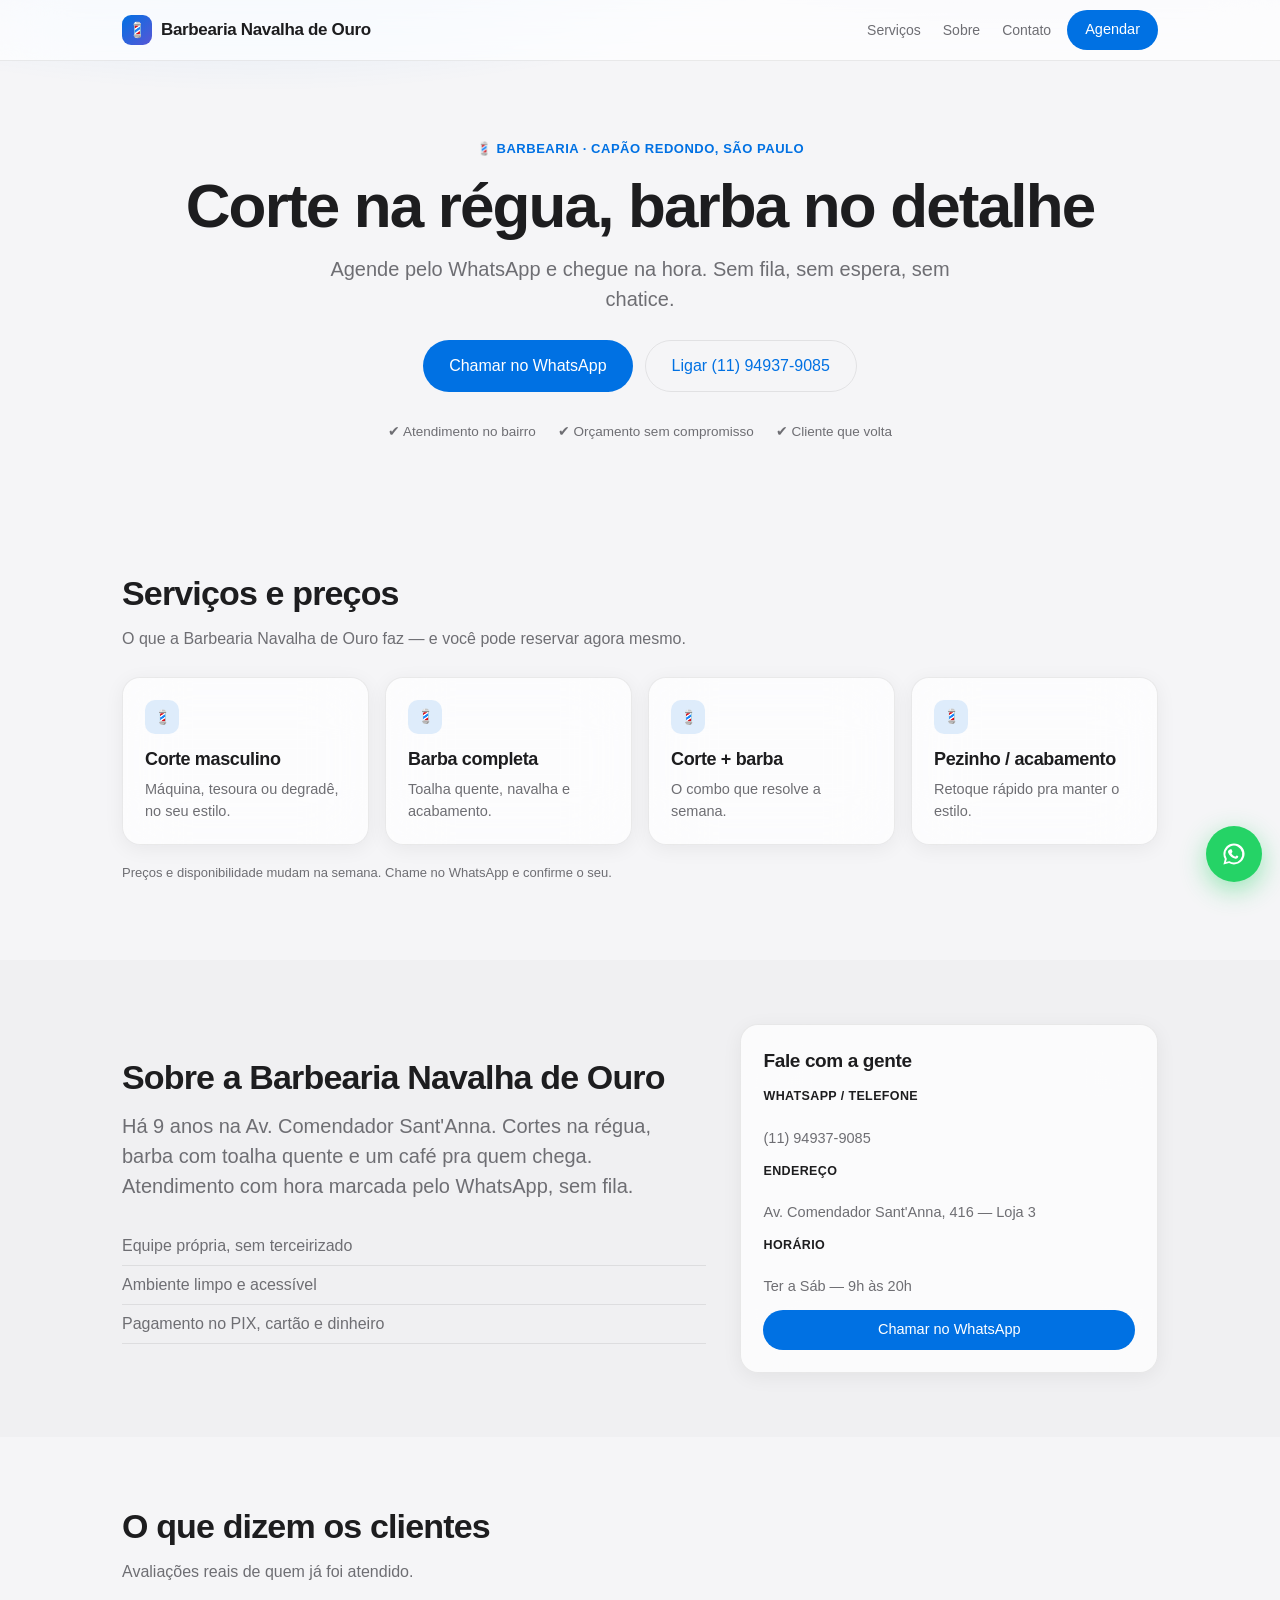
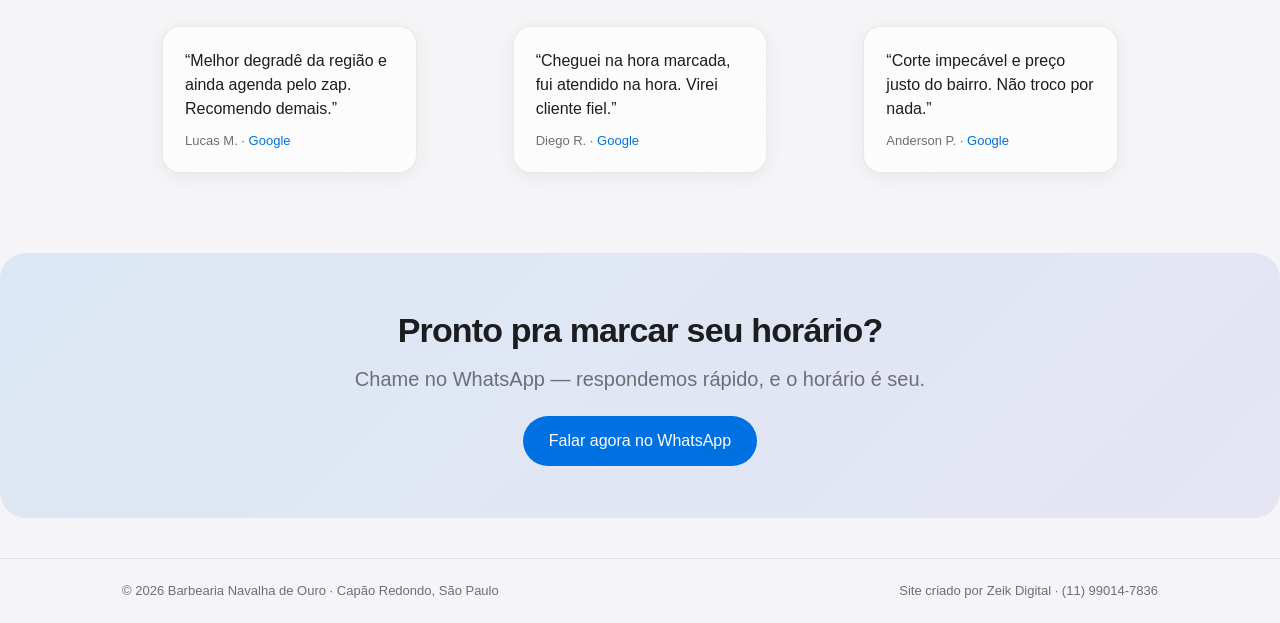
<file: modelo-site.html>
<!--
  ============================================================
  ZEIK DIGITAL — MODELO DE SITE (demonstração para o cliente)
  ============================================================
  Este arquivo é o EXEMPLO pronto que você abre na frente do dono do
  negócio: mesmo visual, mesma estrutura e mesmas seções do site que
  a Zeik entrega em 48h.

  Como usar
  1) No painel, tela "Gerador de Site": escolha o cliente, preencha os
     dados e clique em "Gerar e baixar HTML". O site final do cliente é
     gerado a partir deste mesmo layout.
  2) Para personalizar à mão, troque apenas os textos entre os blocos
     marcados (nome, telefone, endereço, horários, serviços).

  Importante: página 100% estática (HTML+CSS inline), sem script, sem
  dependência externa e sem rastreador. Carrega em qualquer 4G.
  ============================================================
-->
<!DOCTYPE html>
<html lang="pt-BR">
<head>
<meta charset="utf-8">
<meta name="viewport" content="width=device-width, initial-scale=1, viewport-fit=cover">
<title>Barbearia Navalha de Ouro — Barbearia em Capão Redondo, São Paulo</title>
<meta name="description" content="Agende pelo WhatsApp e chegue na hora. Sem fila, sem espera, sem chatice. Estamos no Av. Comendador Sant&#39;Anna, 416 — Loja 3. Fale com a gente pelo WhatsApp.">
<meta name="theme-color" content="#f5f5f7">
<meta property="og:type" content="business.business">
<meta property="og:title" content="Barbearia Navalha de Ouro — Barbearia">
<meta property="og:description" content="Agende pelo WhatsApp e chegue na hora. Sem fila, sem espera, sem chatice. Estamos no Av. Comendador Sant&#39;Anna, 416 — Loja 3. Fale com a gente pelo WhatsApp.">
<link rel="canonical" href="#">
<script type="application/ld+json">{"@context":"https://schema.org","@type":"LocalBusiness","name":"Barbearia Navalha de Ouro","description":"Agende pelo WhatsApp e chegue na hora. Sem fila, sem espera, sem chatice.","telephone":"(11) 94937-9085","address":{"@type":"PostalAddress","streetAddress":"Av. Comendador Sant'Anna, 416 — Loja 3","addressLocality":"Capão Redondo, São Paulo","addressRegion":"SP","addressCountry":"BR"},"priceRange":"$$","@id":"#negocio"}</script>
<style>
:root{--bg:#f5f5f7;--txt:#1d1d1f;--txt2:#6e6e73;--blue:#0071e3;--blue2:#0077ed;--card:rgba(255,255,255,.72);--line:rgba(0,0,0,.08);--sh:0 4px 20px rgba(0,0,0,.06)}
@media (prefers-color-scheme:dark){:root{--bg:#000;--txt:#f5f5f7;--txt2:#a1a1a6;--card:rgba(28,28,30,.72);--line:rgba(255,255,255,.1);--sh:0 4px 20px rgba(0,0,0,.4)}}
*{box-sizing:border-box}html{scroll-behavior:smooth}body{margin:0;font-family:-apple-system,BlinkMacSystemFont,'SF Pro Text','Helvetica Neue',Arial,sans-serif;color:var(--txt);background:var(--bg);-webkit-font-smoothing:antialiased;line-height:1.5}
body::before{content:'';position:fixed;inset:-15% -10% auto;height:60vh;pointer-events:none;background:radial-gradient(60% 60% at 25% 0,rgba(0,113,227,.18),transparent 70%),radial-gradient(50% 50% at 75% 0,rgba(88,86,214,.16),transparent 70%);z-index:0}
.wrap{width:100%;max-width:1080px;margin:0 auto;padding:0 22px;position:relative;z-index:1}
.top{position:sticky;top:0;z-index:20;background:var(--card);-webkit-backdrop-filter:blur(30px) saturate(180%);backdrop-filter:blur(30px) saturate(180%);border-bottom:1px solid var(--line)}
.nav{display:flex;align-items:center;gap:16px;height:60px}
.logo{display:flex;align-items:center;gap:9px;font-weight:600;letter-spacing:-.02em;color:var(--txt);text-decoration:none;font-size:17px}
.mark{width:30px;height:30px;border-radius:9px;display:grid;place-items:center;background:linear-gradient(135deg,var(--blue),#5856d6);font-size:15px}
.links{margin-left:auto;display:flex;gap:22px}.links a{color:var(--txt2);font-size:14px;text-decoration:none;transition:.2s cubic-bezier(.4,0,.2,1)}.links a:hover{color:var(--txt)}
.btn{display:inline-flex;align-items:center;justify-content:center;gap:8px;background:var(--blue);color:#fff;border:0;border-radius:980px;padding:9px 18px;font-size:14.5px;font-weight:500;text-decoration:none;cursor:pointer;transition:.2s cubic-bezier(.4,0,.2,1);white-space:nowrap}
.btn:hover{background:var(--blue2);transform:translateY(-1px)}.btn:active{transform:scale(.98)}.btn.big{padding:13px 26px;font-size:16px}.btn.ghost{background:transparent;color:var(--blue);border:1px solid var(--line)}.btn.block{width:100%}
.hero{padding:78px 0 62px;text-align:center}
.kicker{color:var(--blue);font-size:13px;font-weight:600;letter-spacing:.04em;text-transform:uppercase;margin:0 0 14px}
.hero h1{font-size:clamp(34px,6.2vw,62px);line-height:1.05;letter-spacing:-.03em;margin:0 0 16px;font-weight:700}
.lead{color:var(--txt2);font-size:clamp(16px,2.2vw,20px);margin:0 auto 26px;max-width:640px}
.cta{display:flex;gap:12px;justify-content:center;flex-wrap:wrap}
.trust{list-style:none;display:flex;gap:22px;justify-content:center;flex-wrap:wrap;padding:0;margin:30px 0 0;color:var(--txt2);font-size:13.5px}
.section{padding:64px 0}.section.alt{background:rgba(0,0,0,.02)}@media(prefers-color-scheme:dark){.section.alt{background:rgba(255,255,255,.03)}}
.section h2{font-size:clamp(24px,3.6vw,34px);letter-spacing:-.025em;margin:0 0 8px;font-weight:700}
.sub{color:var(--txt2);margin:0 0 26px;font-size:16px}.note{color:var(--txt2);font-size:13px;margin-top:18px}
.grid{display:grid;grid-template-columns:repeat(auto-fit,minmax(230px,1fr));gap:16px}.grid.three{grid-template-columns:repeat(auto-fit,minmax(260px,1fr))}
.card{background:var(--card);-webkit-backdrop-filter:blur(30px) saturate(180%);backdrop-filter:blur(30px) saturate(180%);border:1px solid var(--line);border-radius:18px;box-shadow:var(--sh);padding:22px;transition:.25s cubic-bezier(.4,0,.2,1)}
.card:hover{transform:translateY(-3px);box-shadow:0 14px 40px rgba(0,0,0,.12)}
.card .ico{width:34px;height:34px;border-radius:10px;background:rgba(0,113,227,.12);color:var(--blue);display:grid;place-items:center;font-size:14px;margin-bottom:12px}
.card h3{margin:0 0 6px;font-size:18px;letter-spacing:-.02em}.card p{margin:0;color:var(--txt2);font-size:14.5px}
.quote blockquote{margin:0 0 10px;font-size:16px;line-height:1.5}.quote figcaption{color:var(--txt2);font-size:13px}.quote figcaption span{color:var(--blue)}
.split{display:grid;grid-template-columns:1.4fr 1fr;gap:34px;align-items:center}.checks{list-style:none;padding:0;margin:18px 0 0;color:var(--txt2)}.checks li{padding:7px 0;border-bottom:1px solid var(--line)}
.panel h3{margin:0 0 12px;font-size:19px}.panel p{margin:0 0 12px;font-size:14.5px;color:var(--txt2)}.panel p b{display:block;color:var(--txt);font-size:12.5px;text-transform:uppercase;letter-spacing:.03em}
.cta-final{background:linear-gradient(135deg,rgba(0,113,227,.10),rgba(88,86,214,.10));border-radius:26px;text-align:center;padding:52px 22px;margin-bottom:40px}.center{text-align:center}.center .lead{margin-bottom:22px}
.foot{border-top:1px solid var(--line);padding:22px 0;color:var(--txt2);font-size:13px}.row{display:flex;gap:14px;justify-content:space-between;flex-wrap:wrap}.foot a{color:var(--txt2);text-decoration:none}.foot a:hover{color:var(--blue)}
.wa-float{position:fixed;right:18px;bottom:18px;width:56px;height:56px;border-radius:50%;background:#25d366;display:grid;place-items:center;box-shadow:0 8px 26px rgba(37,211,102,.45);z-index:60;transition:.2s cubic-bezier(.4,0,.2,1)}
.wa-float:hover{transform:scale(1.06)}.wa-float:active{transform:scale(.96)}
@media(max-width:720px){.links{display:none}.hero{padding:52px 0 40px}.split{grid-template-columns:1fr}.section{padding:46px 0}.btn.big{width:100%}.cta{flex-direction:column}}
</style>
</head>
<body>
<header class="top"><div class="wrap nav">
  <a class="logo" href="#topo"><span class="mark">💈</span><b>Barbearia Navalha de Ouro</b></a>
  <nav class="links"><a href="#servicos">Serviços</a><a href="#sobre">Sobre</a><a href="#contato">Contato</a></nav>
  <a class="btn" href="https://wa.me/5511949379085?text=Ol%C3%A1!%20Vim%20pelo%20site%20da%20Barbearia%20Navalha%20de%20Ouro%20e%20quero%20agendar%2Fatender." target="_blank" rel="noopener">Agendar</a>
</div></header>

<main id="topo">
<section class="hero"><div class="wrap">
  <p class="kicker">💈 Barbearia · Capão Redondo, São Paulo</p>
  <h1>Corte na régua, barba no detalhe</h1>
  <p class="lead">Agende pelo WhatsApp e chegue na hora. Sem fila, sem espera, sem chatice.</p>
  <div class="cta">
    <a class="btn big" href="https://wa.me/5511949379085?text=Ol%C3%A1!%20Vim%20pelo%20site%20e%20quero%20falar%20com%20a%20Barbearia%20Navalha%20de%20Ouro." target="_blank" rel="noopener">Chamar no WhatsApp</a>
    <a class="btn ghost big" href="tel:+5511949379085">Ligar (11) 94937-9085</a>
  </div>
  <ul class="trust"><li>✔ Atendimento no bairro</li><li>✔ Orçamento sem compromisso</li><li>✔ Cliente que volta</li></ul>
</div></section>

<section id="servicos" class="section"><div class="wrap">
  <h2>Serviços e preços</h2><p class="sub">O que a Barbearia Navalha de Ouro faz — e você pode reservar agora mesmo.</p>
  <div class="grid"><article class="card"><div class="ico">💈</div><h3>Corte masculino</h3><p>Máquina, tesoura ou degradê, no seu estilo.</p></article>
<article class="card"><div class="ico">💈</div><h3>Barba completa</h3><p>Toalha quente, navalha e acabamento.</p></article>
<article class="card"><div class="ico">💈</div><h3>Corte + barba</h3><p>O combo que resolve a semana.</p></article>
<article class="card"><div class="ico">💈</div><h3>Pezinho / acabamento</h3><p>Retoque rápido pra manter o estilo.</p></article></div>
  <p class="note">Preços e disponibilidade mudam na semana. Chame no WhatsApp e confirme o seu.</p>
</div></section>

<section id="sobre" class="section alt"><div class="wrap split">
  <div>
    <h2>Sobre a Barbearia Navalha de Ouro</h2>
  <p class="lead">Há 9 anos na Av. Comendador Sant&#39;Anna. Cortes na régua, barba com toalha quente e um café pra quem chega. Atendimento com hora marcada pelo WhatsApp, sem fila.</p>
  <ul class="checks"><li>Equipe própria, sem terceirizado</li><li>Ambiente limpo e acessível</li><li>Pagamento no PIX, cartão e dinheiro</li></ul>
  </div>
  <aside class="card panel">
    <h3>Fale com a gente</h3>
    <p><b>WhatsApp / Telefone</b><br>(11) 94937-9085</p>
    <p><b>Endereço</b><br>Av. Comendador Sant&#39;Anna, 416 — Loja 3</p>
    <p><b>Horário</b><br>Ter a Sáb — 9h às 20h</p>
    <a class="btn block" href="https://wa.me/5511949379085?text=Ol%C3%A1!%20Vim%20pelo%20site%20da%20Barbearia%20Navalha%20de%20Ouro." target="_blank" rel="noopener">Chamar no WhatsApp</a>
  </aside>
</div></section>

<section class="section"><div class="wrap">
  <h2>O que dizem os clientes</h2><p class="sub">Avaliações reais de quem já foi atendido.</p>
  <div class="grid three"><figure class="card quote"><blockquote>“Melhor degradê da região e ainda agenda pelo zap. Recomendo demais.”</blockquote><figcaption>Lucas M. · <span>Google</span></figcaption></figure>
<figure class="card quote"><blockquote>“Cheguei na hora marcada, fui atendido na hora. Virei cliente fiel.”</blockquote><figcaption>Diego R. · <span>Google</span></figcaption></figure>
<figure class="card quote"><blockquote>“Corte impecável e preço justo do bairro. Não troco por nada.”</blockquote><figcaption>Anderson P. · <span>Google</span></figcaption></figure></div>
</div></section>

<section id="contato" class="section cta-final"><div class="wrap center">
  <h2>Pronto pra marcar seu horário?</h2>
  <p class="lead">Chame no WhatsApp — respondemos rápido, e o horário é seu.</p>
  <a class="btn big" href="https://wa.me/5511949379085?text=Ol%C3%A1!%20Vim%20pelo%20site%20da%20Barbearia%20Navalha%20de%20Ouro%20e%20quero%20marcar%20seu%20hor%C3%A1rio." target="_blank" rel="noopener">Falar agora no WhatsApp</a>
</div></section>
</main>

<footer class="foot"><div class="wrap row">
  <span>© 2026 Barbearia Navalha de Ouro · Capão Redondo, São Paulo</span>
  <a href="https://wa.me/5511990147836?text=Vi%20o%20site%20da%20Barbearia%20Navalha%20de%20Ouro%20e%20quero%20um%20assim%20para%20meu%20neg%C3%B3cio." target="_blank" rel="noopener">Site criado por Zeik Digital · (11) 99014-7836</a>
</div></footer>

<a class="wa-float" href="https://wa.me/5511949379085?text=Ol%C3%A1!%20Vim%20pelo%20site%20da%20Barbearia%20Navalha%20de%20Ouro." target="_blank" rel="noopener" aria-label="WhatsApp">
  <svg viewBox="0 0 32 32" width="26" height="26" aria-hidden="true"><path fill="#fff" d="M16 3C8.8 3 3 8.8 3 16c0 2.3.6 4.4 1.7 6.3L3 29l6.9-1.8c1.8 1 3.9 1.6 6.1 1.6 7.2 0 13-5.8 13-13S23.2 3 16 3zm0 23.5c-2 0-3.9-.5-5.5-1.5l-.4-.2-4 1 1.1-3.9-.3-.4A10.4 10.4 0 1 1 16 26.5zm5.8-7.7c-.3-.2-1.9-.9-2.2-1s-.5-.1-.7.2-.8 1-1 1.2-.4.2-.7 0a8.5 8.5 0 0 1-2.5-1.6 9.4 9.4 0 0 1-1.7-2.2c-.2-.3 0-.5.1-.7l.5-.6.4-.6v-.6c0-.2-.7-1.7-.9-2.3s-.5-.5-.7-.5h-.6a1.2 1.2 0 0 0-.9.4A3.6 3.6 0 0 0 8.6 13c0 1.5 1.1 3 1.2 3.2s2.1 3.4 5.2 4.7c2.6 1.1 3.1.9 3.7.8s1.9-.8 2.1-1.5.3-1.4.2-1.5-.3-.3-.6-.4z"/></svg>
</a>
</body></html>
</file>
